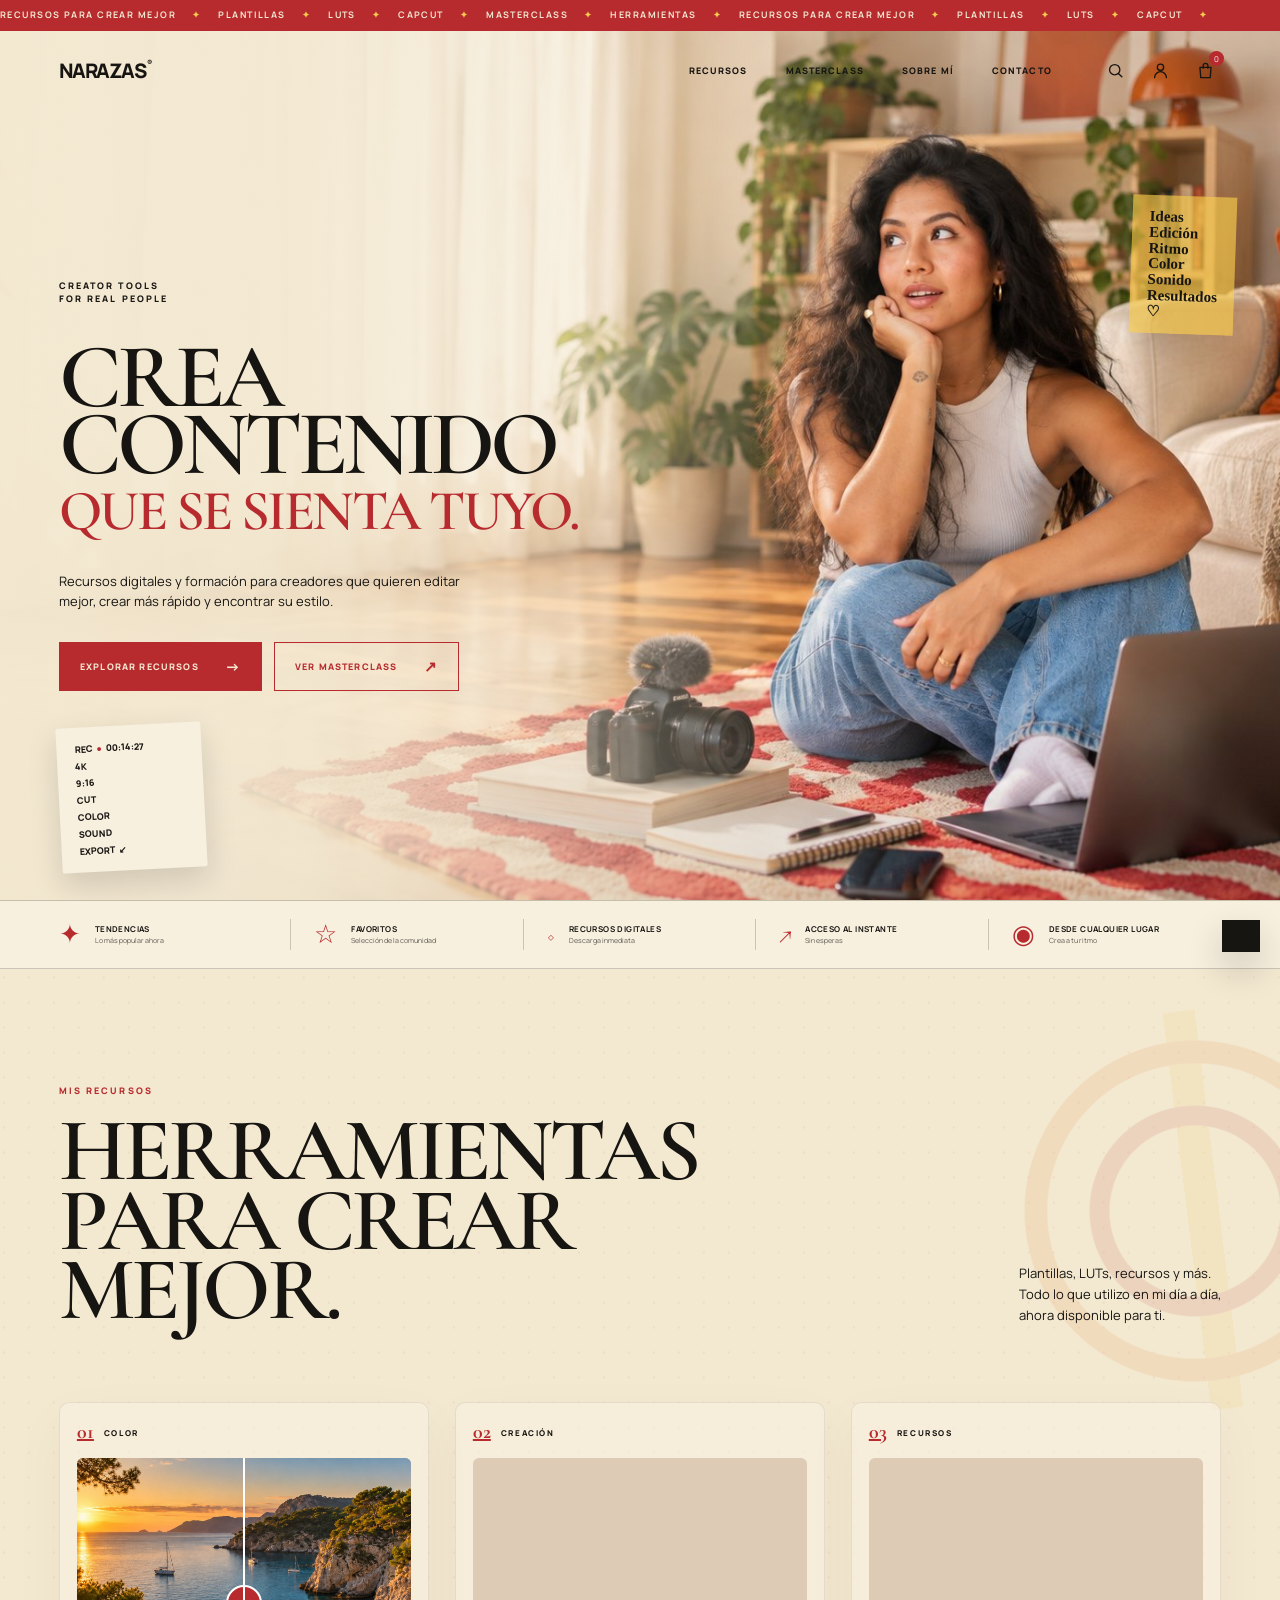
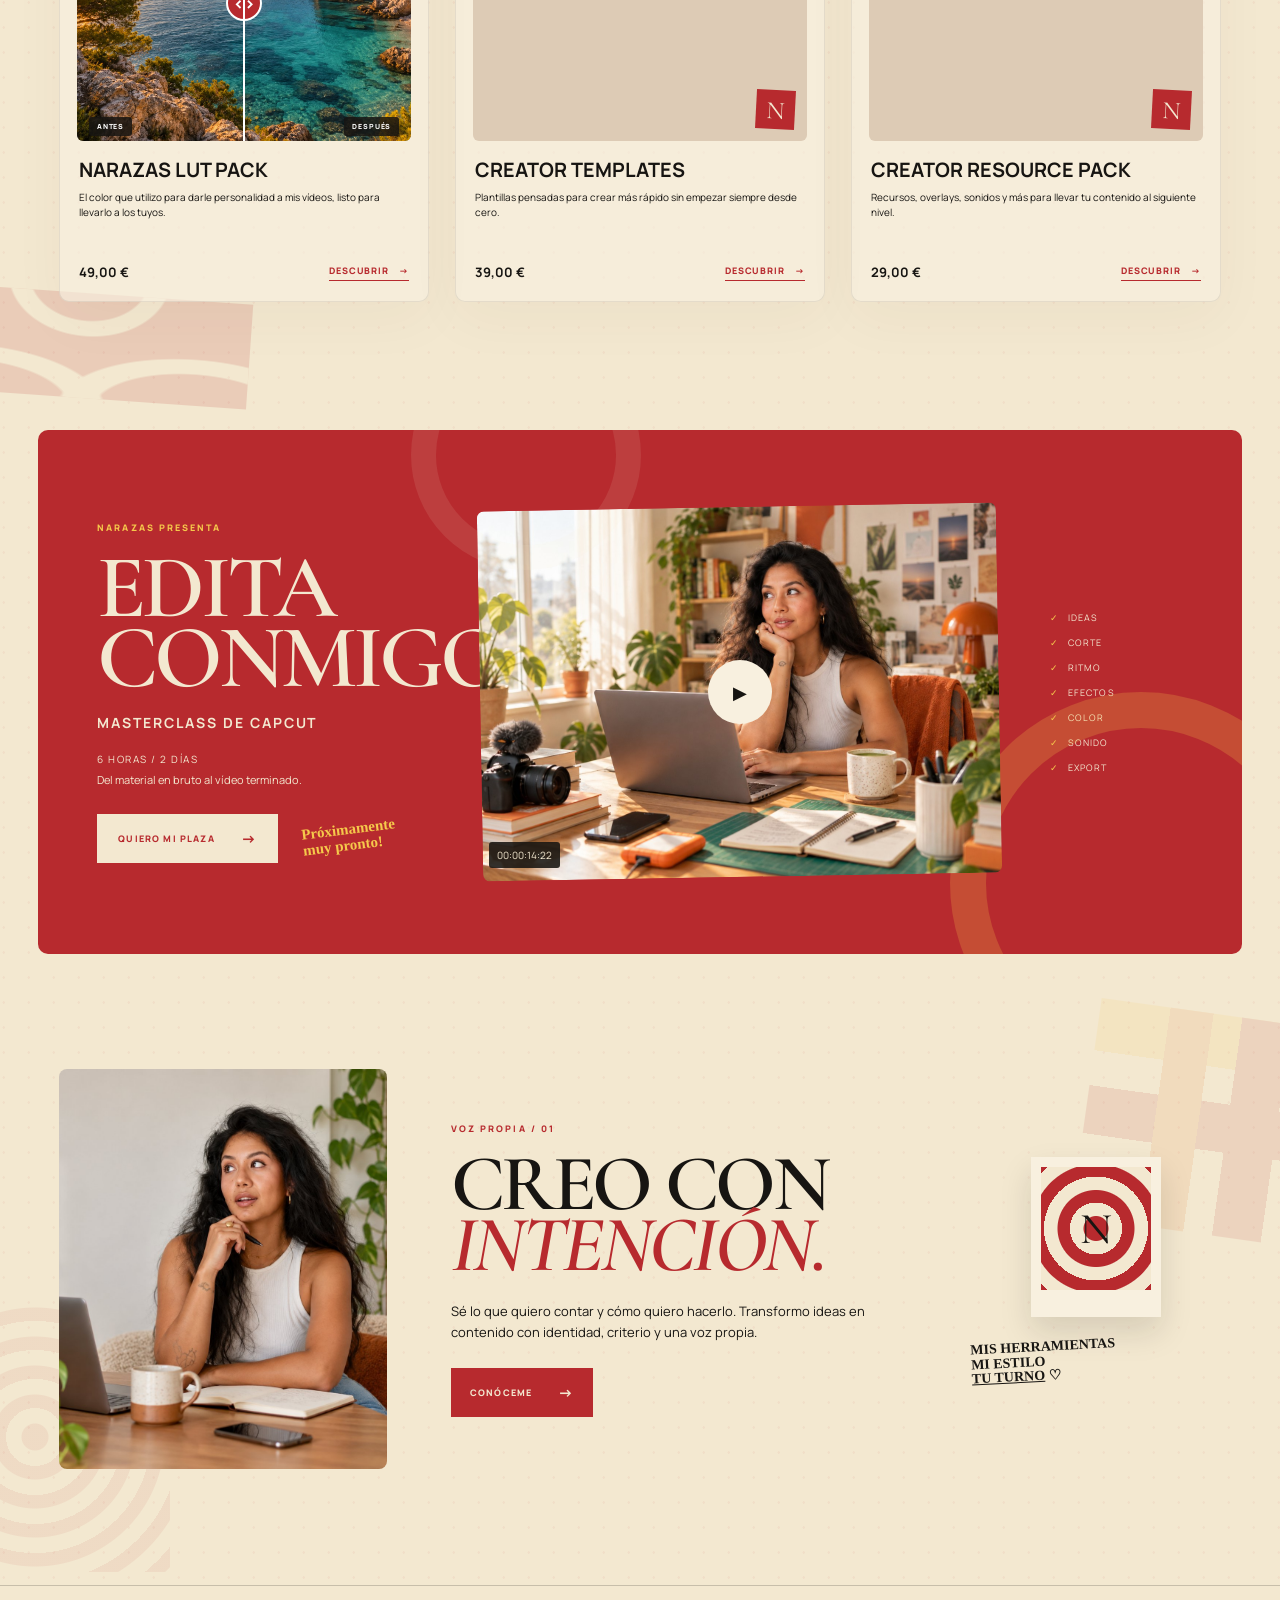
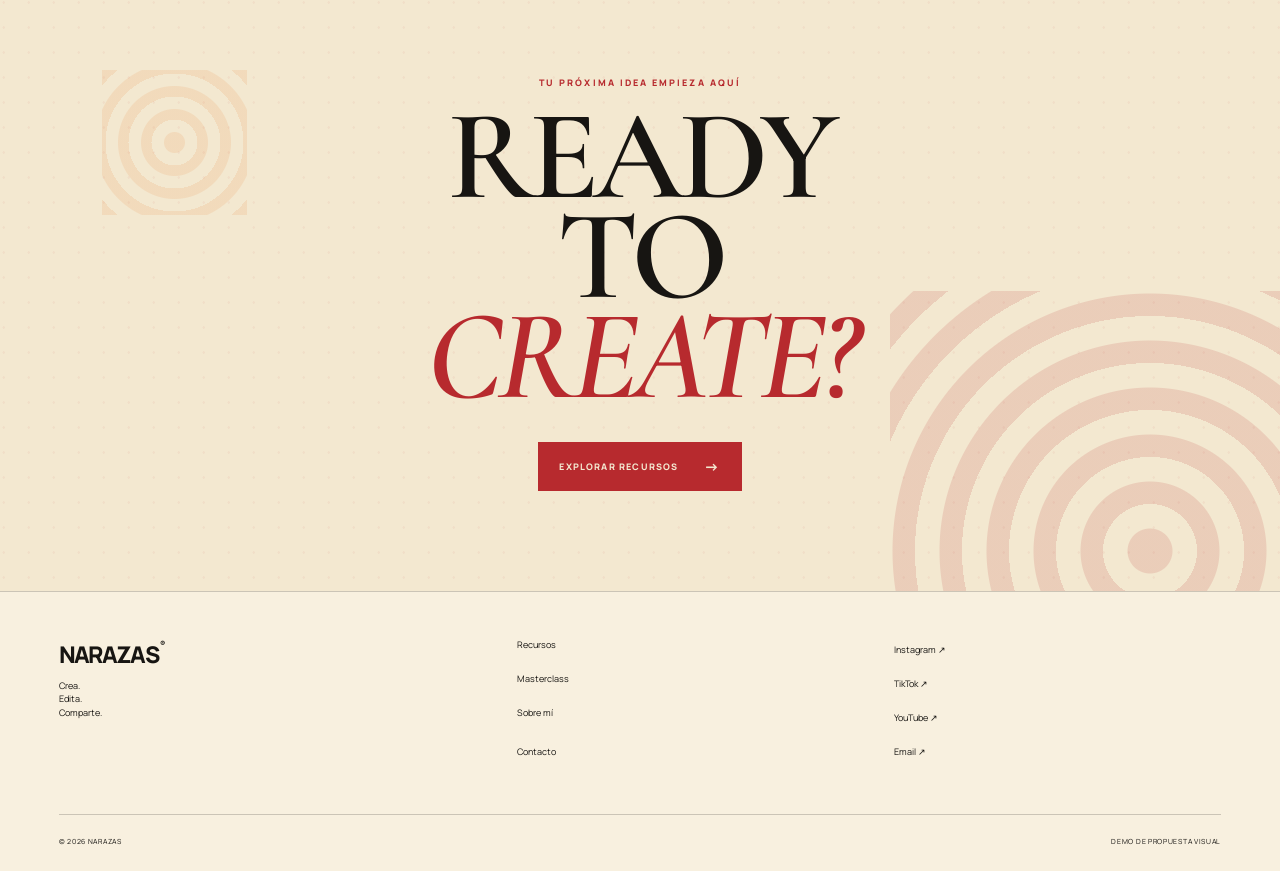
<file: index.html>
<!doctype html>
<html lang="es">
  <head>
    <meta charset="UTF-8" />
    <meta name="viewport" content="width=device-width, initial-scale=1.0" />
    <meta name="theme-color" content="#f3e8d0" />
    <meta name="description" content="NARAZAS — recursos digitales y formación para creadores." />
    <title>NARAZAS® — Crea contenido que se sienta tuyo</title>
    <script>
      const siteBase = window.location.hostname.endsWith('github.io') ? '/narazas.demo/' : '/';
      document.head.appendChild(Object.assign(document.createElement('base'), { href: siteBase }));
    </script>
    <link rel="preconnect" href="https://fonts.googleapis.com" />
    <link rel="preconnect" href="https://fonts.gstatic.com" crossorigin />
    <link href="https://fonts.googleapis.com/css2?family=Cormorant+Garamond:wght@400;500;600;700&family=Manrope:wght@400;500;600;700;800&display=swap" rel="stylesheet" />
    <link rel="stylesheet" href="styles.css?v=20260915-mobile-hero-2" />
    <link rel="stylesheet" href="mobile-fixes.css?v=20260915-mobile-hero-2" />
    <link rel="stylesheet" href="home-atmosphere.css?v=20260915-mobile-hero-2" />
  </head>
  <body>
    <div class="site-intro" aria-hidden="true"><strong>NARAZAS<sup>®</sup></strong><div><span>CREA</span><span>EDITA</span><span>COMPARTE</span></div></div>
    <div class="top-ticker" aria-hidden="true"><div>RECURSOS PARA CREAR MEJOR <b>✦</b> PLANTILLAS <b>✦</b> LUTS <b>✦</b> CAPCUT <b>✦</b> MASTERCLASS <b>✦</b> HERRAMIENTAS <b>✦</b> RECURSOS PARA CREAR MEJOR <b>✦</b> PLANTILLAS <b>✦</b> LUTS <b>✦</b> CAPCUT <b>✦</b></div></div>
    <div class="site-shell">
      <header class="site-header" data-header>
        <a class="wordmark" href="./" aria-label="NARAZAS, inicio">NARAZAS<sup>®</sup></a>
        <button class="menu-toggle" aria-expanded="false" aria-controls="main-nav">Menú <span>+</span></button>
        <nav id="main-nav" class="main-nav" aria-label="Navegación principal">
          <a href="#recursos">Recursos</a>
          <a href="#masterclass">Masterclass</a>
          <a href="#sobre-mi">Sobre mí</a>
          <a href="#contacto">Contacto</a>
          <div class="header-actions">
            <button type="button" data-demo="search" aria-label="Buscar"><svg aria-hidden="true" viewBox="0 0 24 24"><circle cx="11" cy="11" r="6.5"/><path d="m16 16 4 4"/></svg></button>
            <button type="button" data-demo="account" aria-label="Área de usuario"><svg aria-hidden="true" viewBox="0 0 24 24"><circle cx="12" cy="8" r="4"/><path d="M4.5 21a7.5 7.5 0 0 1 15 0"/></svg></button>
            <button class="demo-cart" type="button" data-demo="cart" aria-label="Bolsa, 0 artículos"><svg aria-hidden="true" viewBox="0 0 24 24"><path d="M5 8h14l-1 13H6L5 8Z"/><path d="M9 9V6a3 3 0 0 1 6 0v3"/></svg><span>0</span></button>
          </div>
        </nav>
      </header>

      <main id="app"></main>

      <div class="toast" role="status" aria-live="polite" data-toast></div>
    </div>
    <script src="app.js?v=20260915-mobile-hero-2" defer></script>
  </body>
</html>
</file>
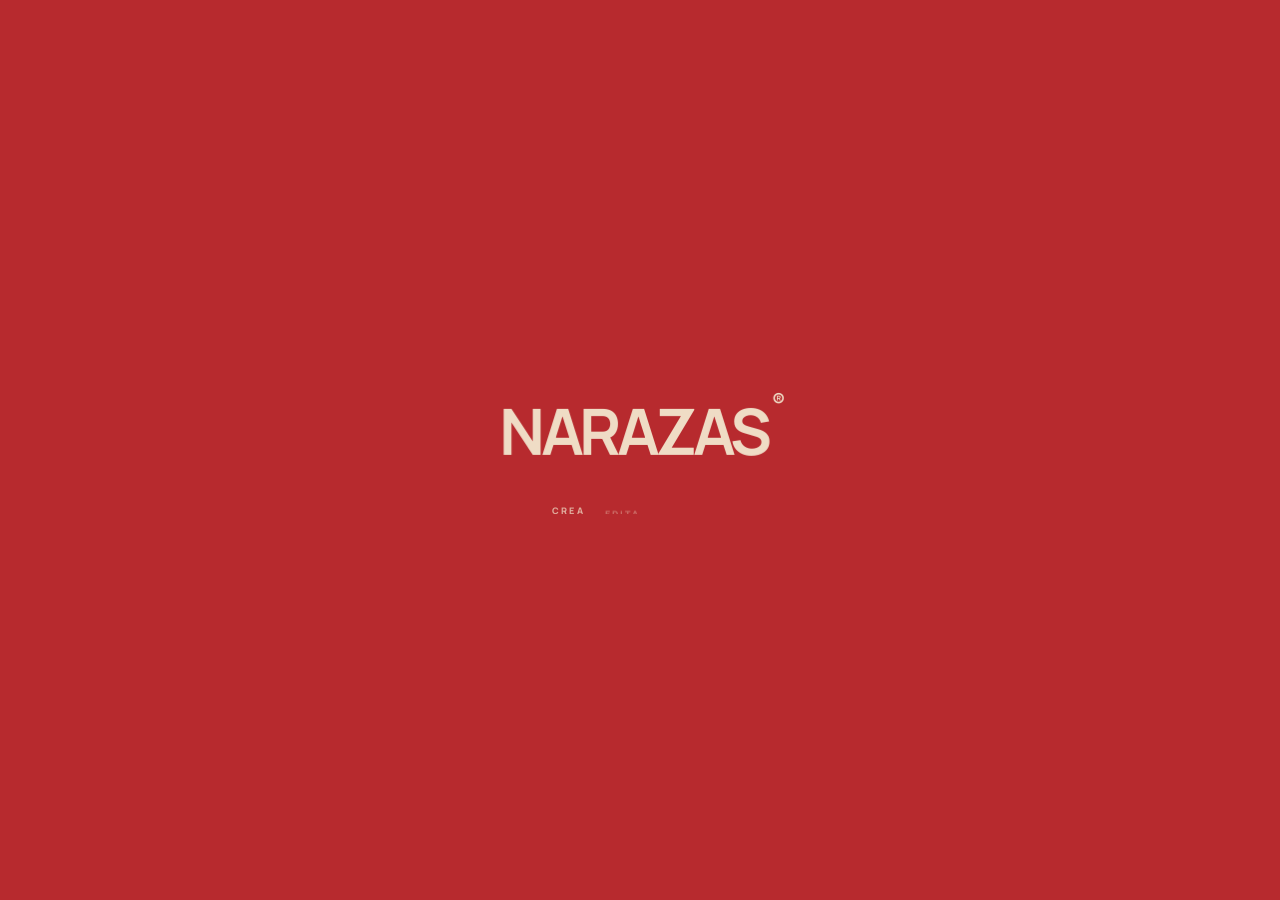
<file: productos/lut-pack/index.html>
<!doctype html>
<html lang="es">
  <head>
    <meta charset="UTF-8" />
    <meta name="viewport" content="width=device-width, initial-scale=1.0" />
    <meta http-equiv="refresh" content="0; url=../../?producto=lut-pack" />
    <title>NARAZAS® LUT Pack</title>
  </head>
  <body>
    <p>Abriendo NARAZAS LUT Pack… <a href="../../?producto=lut-pack">Continuar</a></p>
  </body>
</html>
</file>
<file: styles.css>
:root {
  --cream: #f3e8d0;
  --paper: #f8f0df;
  --ink: #171512;
  --red: #b72a2e;
  --red-dark: #922024;
  --orange: #e87524;
  --yellow: #f5c94b;
  --line: rgba(23, 21, 18, .2);
  --serif: "Cormorant Garamond", Georgia, serif;
  --sans: "Manrope", Arial, sans-serif;
  --page-pad: clamp(22px, 4.6vw, 76px);
}

* { box-sizing: border-box; }
html { scroll-behavior: smooth; overflow-x: clip; }
body {
  margin: 0;
  background: var(--cream);
  color: var(--ink);
  font-family: var(--sans);
  overflow-x: clip;
}
body.menu-open { overflow: hidden; }
img { display: block; width: 100%; height: 100%; }
figure, p { margin: 0; }
button, a { color: inherit; font: inherit; }
button { cursor: pointer; }
a { text-decoration: none; }
h1, h2, h3, summary { overflow-wrap: normal; word-break: normal; hyphens: none; }
a:focus-visible, button:focus-visible, input:focus-visible, summary:focus-visible {
  outline: 2px solid currentColor;
  outline-offset: 4px;
}
.section-pad { padding-inline: var(--page-pad); }
.site-shell { min-width: 0; }

.site-intro {
  position: fixed;
  z-index: 100;
  inset: 0;
  display: grid;
  place-items: center;
  align-content: center;
  gap: 28px;
  background: var(--red);
  color: var(--cream);
  transition: opacity .45s ease, visibility .45s ease;
}
.site-intro strong {
  font-size: clamp(32px, 5vw, 74px);
  letter-spacing: -.07em;
  animation: introMark .7s cubic-bezier(.22, 1, .36, 1) both;
}
.site-intro sup { margin-left: 4px; font-size: .32em; vertical-align: top; }
.site-intro div { display: flex; gap: 20px; overflow: hidden; }
.site-intro span {
  font-size: 9px;
  font-weight: 800;
  letter-spacing: .24em;
  animation: introWords .65s .18s cubic-bezier(.22, 1, .36, 1) both;
}
.site-intro span:nth-child(2) { animation-delay: .26s; }
.site-intro span:nth-child(3) { animation-delay: .34s; }
.intro-complete .site-intro { opacity: 0; visibility: hidden; pointer-events: none; }

.top-ticker {
  height: 31px;
  overflow: hidden;
  background: var(--red);
  color: var(--cream);
}
.top-ticker div {
  width: max-content;
  padding-top: 8px;
  font-size: 9px;
  font-weight: 700;
  letter-spacing: .16em;
  white-space: nowrap;
  animation: ticker 30s linear infinite;
}
.top-ticker b { padding-inline: 13px; color: var(--yellow); }

.site-header {
  position: relative;
  z-index: 20;
  height: 78px;
  display: flex;
  align-items: center;
  justify-content: space-between;
  padding-inline: var(--page-pad);
  border-bottom: 1px solid var(--line);
  background: rgba(243, 232, 208, .94);
  backdrop-filter: blur(10px);
}
.home-page .site-header {
  position: absolute;
  top: 31px;
  right: 0;
  left: 0;
  border-bottom: 0;
  background: transparent;
  backdrop-filter: none;
}
.wordmark {
  flex: 0 0 auto;
  font-size: 20px;
  font-weight: 800;
  letter-spacing: -.075em;
}
.wordmark sup { margin-left: 2px; font-size: 8px; letter-spacing: 0; vertical-align: top; }
.main-nav { display: flex; align-items: center; gap: clamp(24px, 3vw, 48px); }
.main-nav > a {
  position: relative;
  font-size: 9px;
  font-weight: 800;
  letter-spacing: .12em;
  text-transform: uppercase;
}
.main-nav > a::after {
  content: "";
  position: absolute;
  right: 0;
  bottom: -7px;
  left: 0;
  height: 1px;
  background: var(--red);
  transform: scaleX(0);
  transform-origin: right;
  transition: transform .25s ease;
}
.main-nav > a:hover::after { transform: scaleX(1); transform-origin: left; }
.header-actions { display: flex; align-items: center; gap: 14px; margin-left: 10px; }
.header-actions button {
  position: relative;
  display: grid;
  width: 31px;
  height: 38px;
  place-items: center;
  padding: 0;
  border: 0;
  background: transparent;
}
.header-actions svg {
  width: 19px;
  fill: none;
  stroke: currentColor;
  stroke-width: 1.7;
  stroke-linecap: round;
  stroke-linejoin: round;
}
.demo-cart span {
  position: absolute;
  top: 0;
  right: -3px;
  display: grid;
  width: 15px;
  height: 15px;
  place-items: center;
  border-radius: 50%;
  background: var(--red);
  color: white;
  font-size: 8px;
}
.menu-toggle {
  display: none;
  min-height: 44px;
  padding: 0;
  border: 0;
  background: transparent;
  font-size: 10px;
  font-weight: 800;
  letter-spacing: .14em;
  text-transform: uppercase;
}
.menu-toggle span { margin-left: 8px; font-size: 17px; }

.hero {
  position: relative;
  display: block;
  min-height: calc(100svh - 31px);
  border-bottom: 1px solid var(--line);
  overflow: hidden;
}
.hero-copy {
  position: relative;
  z-index: 2;
  display: flex;
  width: min(58%, 820px);
  min-height: calc(100svh - 31px);
  flex-direction: column;
  justify-content: center;
  padding-top: clamp(130px, 12vw, 180px);
  padding-right: 28px;
  padding-bottom: clamp(95px, 9vw, 130px);
}
.kicker, .section-label {
  font-size: 9px;
  font-weight: 800;
  line-height: 1.5;
  letter-spacing: .23em;
  text-transform: uppercase;
}
.kicker { margin-bottom: clamp(24px, 3vw, 44px); }
.hero h1 {
  max-width: 760px;
  margin: 0;
  font-family: var(--serif);
  font-size: clamp(66px, 7.15vw, 116px);
  font-weight: 600;
  line-height: .73;
  letter-spacing: -.055em;
  text-transform: uppercase;
}
.hero h1 em {
  display: block;
  margin-top: .16em;
  color: var(--red);
  font-size: .62em;
  font-style: normal;
  line-height: .88;
  letter-spacing: -.045em;
}
.hero-lede {
  max-width: 440px;
  margin-top: 34px;
  font-size: 13px;
  line-height: 1.58;
}
.hero-actions { display: flex; flex-wrap: wrap; gap: 12px; margin-top: 30px; }
.button {
  display: inline-flex;
  min-height: 48px;
  align-items: center;
  justify-content: center;
  gap: 26px;
  padding: 13px 20px;
  border: 1px solid transparent;
  font-size: 9px;
  font-weight: 800;
  letter-spacing: .13em;
  text-transform: uppercase;
  transition: transform .25s ease, background-color .25s ease, color .25s ease;
}
.button span { font-size: 15px; transition: transform .25s ease; }
.button:hover { transform: translateY(-2px); }
.button:hover span { transform: translateX(4px); }
.button--red { background: var(--red); color: var(--cream); }
.button--red:hover { background: var(--red-dark); }
.button--line { border-color: var(--red); color: var(--red); }
.button--line:hover { background: var(--red); color: var(--cream); }
.button--cream { background: var(--cream); color: var(--red); }
.button--compact { min-height: 44px; padding-inline: 18px; }
.hero-art { position: absolute; z-index: 0; inset: 0; min-width: 0; overflow: hidden; background: #ceb99d; }
.hero-image { width: 100%; height: 100%; min-height: 100%; }
.hero-image img { object-fit: cover; object-position: center; }
.hero-art::after {
  content: "";
  position: absolute;
  inset: 0;
  background:
    linear-gradient(90deg, rgba(243, 232, 208, .98) 0%, rgba(243, 232, 208, .9) 24%, rgba(243, 232, 208, .52) 43%, rgba(243, 232, 208, .08) 63%, transparent 76%),
    linear-gradient(180deg, rgba(243, 232, 208, .12), transparent 24%, transparent 78%, rgba(23, 21, 18, .12));
  pointer-events: none;
}
.hero-script, .hero-signoff, .coming-soon, .about-note p {
  font-family: "Segoe Print", "Bradley Hand", cursive;
  font-weight: 700;
  line-height: 1.05;
  transform: rotate(-7deg);
}
.hero-script {
  position: absolute;
  z-index: 3;
  top: 19%;
  right: 3.5%;
  padding: 14px 17px;
  background: rgba(245, 201, 75, .66);
  box-shadow: 0 12px 30px rgba(23, 21, 18, .1);
  font-size: 15px;
  transform: rotate(2deg);
}
.editor-note {
  position: absolute;
  z-index: 3;
  right: auto;
  bottom: 3.5%;
  left: var(--page-pad);
  display: grid;
  min-width: 145px;
  gap: 4px;
  padding: 15px 18px;
  border-radius: 2px;
  background: var(--paper);
  box-shadow: 0 12px 30px rgba(23, 21, 18, .15);
  font-size: 9px;
  font-weight: 800;
  transform: rotate(-3deg);
}
.editor-note b { color: var(--red); }
.film-strip {
  position: absolute;
  z-index: 2;
  top: 10%;
  right: -16px;
  width: 105px;
  padding: 13px 10px;
  background: #25211e;
  transform: rotate(5deg);
  display: none;
  box-shadow: 0 15px 35px rgba(23, 21, 18, .3);
}
.film-strip::before, .film-strip::after {
  content: "";
  position: absolute;
  top: 0;
  bottom: 0;
  width: 6px;
  background: repeating-linear-gradient(to bottom, transparent 0 7px, var(--cream) 7px 12px);
  opacity: .8;
}
.film-strip::before { left: 2px; }
.film-strip::after { right: 2px; }
.film-strip span { display: block; height: 76px; margin-bottom: 7px; background: linear-gradient(145deg, #d7c4ac, #54463e); }
.film-strip span:last-child { margin-bottom: 0; }
.hero-signoff { display: none; }

.benefits {
  display: grid;
  grid-template-columns: repeat(5, 1fr);
  padding: 18px var(--page-pad);
  border-bottom: 1px solid var(--line);
  background: var(--paper);
}
.benefits > div {
  display: flex;
  min-width: 0;
  align-items: center;
  gap: 14px;
  padding-inline: clamp(10px, 1.8vw, 28px);
  border-right: 1px solid var(--line);
}
.benefits > div:first-child { padding-left: 0; }
.benefits > div:last-child { padding-right: 0; border-right: 0; }
.benefits > div > span { color: var(--red); font-family: var(--serif); font-size: 26px; }
.benefits p { min-width: 0; }
.benefits strong, .benefits small { display: block; }
.benefits strong { font-size: 8px; letter-spacing: .05em; }
.benefits small { margin-top: 3px; font-size: 7px; line-height: 1.25; opacity: .68; }

.resources { padding-top: clamp(85px, 9vw, 140px); padding-bottom: clamp(90px, 10vw, 155px); }
.resources-heading {
  display: grid;
  grid-template-columns: 1.2fr .8fr;
  align-items: end;
  gap: 50px;
  margin-bottom: clamp(55px, 6vw, 90px);
}
.section-label { margin-bottom: 18px; color: var(--red); }
.section-label--light { color: var(--yellow); }
.resources-heading h2, .masterclass h2, .about h2, .final-cta h2,
.product-detail-copy h1, .detail-includes h2, .compare-heading h2 {
  margin: 0;
  font-family: var(--serif);
  font-weight: 600;
  line-height: .78;
  letter-spacing: -.045em;
  text-transform: uppercase;
}
.resources-heading h2 { max-width: 820px; font-size: clamp(62px, 7vw, 110px); }
.resources-heading > p { max-width: 380px; justify-self: end; font-size: 13px; line-height: 1.6; }
.product-grid {
  display: grid;
  grid-template-columns: repeat(3, minmax(0, 1fr));
  gap: clamp(18px, 2vw, 32px);
  perspective: 1200px;
}
.product-card {
  --rx: 0deg;
  --ry: 0deg;
  min-width: 0;
  padding: 17px;
  border: 1px solid rgba(23, 21, 18, .08);
  border-radius: 10px;
  background: rgba(248, 240, 223, .63);
  box-shadow: 0 18px 55px rgba(80, 47, 28, .04);
  transform: rotateX(var(--rx)) rotateY(var(--ry));
  transform-style: preserve-3d;
  transition: transform .16s ease-out, box-shadow .3s ease, background-color .3s ease;
}
.product-card:hover { background: var(--paper); box-shadow: 0 24px 55px rgba(80, 47, 28, .11); }
.product-topline {
  display: flex;
  align-items: center;
  gap: 10px;
  padding-bottom: 14px;
  font-size: 8px;
  font-weight: 800;
  letter-spacing: .2em;
}
.product-topline span:first-child { color: var(--red); font-family: var(--serif); font-size: 20px; letter-spacing: 0; text-decoration: underline; }
.product-media { position: relative; aspect-ratio: 1.18; overflow: hidden; border-radius: 6px; background: #ddcbb5; }
.product-media > .image-frame, .product-photo { width: 100%; height: 100%; }
.product-photo img { object-fit: cover; transition: transform .7s cubic-bezier(.22, 1, .36, 1); }
.product-card:hover .product-photo img { transform: scale(1.025); }
.product-mark {
  position: absolute;
  right: 12px;
  bottom: 12px;
  display: grid;
  width: 39px;
  height: 39px;
  place-items: center;
  background: var(--red);
  color: var(--cream);
  font-family: var(--serif);
  font-size: 25px;
  transform: rotate(3deg);
}
.product-card--lut-pack .product-mark { display: none; }
.product-body { padding: 19px 2px 3px; }
.product-body h3 { margin: 0; font-size: clamp(18px, 1.55vw, 25px); line-height: 1; }
.product-body > p { min-height: 58px; margin-top: 10px; font-size: 10px; line-height: 1.5; }
.product-bottom { display: flex; align-items: end; justify-content: space-between; gap: 16px; margin-top: 15px; }
.product-bottom strong { font-size: 13px; }
.product-bottom a {
  padding-bottom: 3px;
  border-bottom: 1px solid currentColor;
  color: var(--red);
  font-size: 9px;
  font-weight: 800;
  letter-spacing: .09em;
}
.product-bottom a span { display: inline-block; margin-left: 8px; transition: transform .2s ease; }
.product-bottom a:hover span { transform: translateX(4px); }

.compare { position: relative; width: 100%; height: 100%; min-height: 290px; overflow: hidden; background: #a6adac; touch-action: pan-y; }
.compare-after, .compare-before { position: absolute; inset: 0; }
.compare-before { z-index: 2; clip-path: inset(0 50% 0 0); }
.compare .image-frame { width: 100%; height: 100%; }
.compare img { object-fit: cover; }
.compare-label {
  position: absolute;
  z-index: 4;
  bottom: 12px;
  padding: 5px 8px;
  border-radius: 3px;
  background: rgba(23, 21, 18, .84);
  color: white;
  font-size: 7px;
  font-weight: 800;
  letter-spacing: .12em;
}
.compare-label--before { left: 12px; }
.compare-label--after { right: 12px; }
.compare-handle {
  position: absolute;
  z-index: 4;
  top: 0;
  bottom: 0;
  left: 50%;
  display: flex;
  width: 34px;
  align-items: center;
  justify-content: center;
  color: white;
  transform: translateX(-50%);
  pointer-events: none;
}
.compare-handle i { position: absolute; top: 0; bottom: 0; left: 50%; width: 2px; background: white; transform: translateX(-50%); }
.compare-handle::before { content: ""; position: absolute; width: 32px; height: 32px; border: 2px solid white; border-radius: 50%; background: var(--red); }
.compare-handle b { position: relative; z-index: 2; font-size: 18px; line-height: 1; }
.compare input { position: absolute; z-index: 5; inset: 0; width: 100%; height: 100%; margin: 0; cursor: ew-resize; opacity: 0; }

.masterclass {
  position: relative;
  display: grid;
  grid-template-columns: minmax(260px, .8fr) minmax(360px, 1.25fr) minmax(110px, .32fr);
  gap: clamp(28px, 4vw, 70px);
  align-items: center;
  margin: 0 clamp(16px, 3vw, 48px);
  padding-top: clamp(55px, 6vw, 90px);
  padding-bottom: clamp(55px, 6vw, 90px);
  border-radius: 10px;
  background: var(--red);
  color: var(--cream);
  overflow: hidden;
}
.masterclass h2 { font-size: clamp(72px, 7vw, 112px); }
.masterclass-name { margin-top: 21px; font-size: 14px; font-weight: 700; letter-spacing: .14em; }
.masterclass-duration { margin-top: 20px; font-size: 10px; letter-spacing: .15em; }
.masterclass-copy > p:last-of-type { margin-top: 6px; font-size: 11px; }
.masterclass-copy .button { margin-top: 27px; }
.coming-soon { display: inline-block; margin-left: 24px; color: var(--yellow); font-size: 15px; vertical-align: middle; }
.masterclass-media { position: relative; min-width: 0; }
.masterclass-image { aspect-ratio: 1.4; overflow: hidden; border-radius: 7px; transform: rotate(-1deg); }
.masterclass-image img { object-fit: cover; }
.play-badge {
  position: absolute;
  top: 50%;
  left: 50%;
  display: grid;
  width: 64px;
  height: 64px;
  place-items: center;
  border-radius: 50%;
  background: var(--paper);
  color: var(--ink);
  font-size: 18px;
  transform: translate(-50%, -50%);
}
.timecode { position: absolute; bottom: 9px; left: 9px; padding: 6px 8px; border-radius: 3px; background: rgba(23, 21, 18, .88); font-size: 10px; }
.masterclass-tags { display: grid; gap: 12px; margin: 0; padding: 0; list-style: none; font-size: 9px; letter-spacing: .12em; }
.masterclass-tags li::before { content: "✓"; margin-right: 9px; color: var(--yellow); }

.about {
  display: grid;
  grid-template-columns: minmax(250px, .72fr) minmax(340px, 1fr) minmax(190px, .55fr);
  gap: clamp(35px, 5vw, 82px);
  align-items: center;
  padding-top: clamp(80px, 9vw, 140px);
  padding-bottom: clamp(80px, 9vw, 140px);
}
.about-image { aspect-ratio: .82; overflow: hidden; border-radius: 8px; }
.about-image img { object-fit: cover; object-position: center; }
.about h2 { font-size: clamp(62px, 6.2vw, 94px); }
.about h2 em { color: var(--red); font-style: italic; }
.about-copy > p:not(.section-label) { max-width: 420px; margin-top: 24px; font-size: 13px; line-height: 1.6; }
.about-copy .button { margin-top: 25px; }
.about-note { text-align: center; transform: rotate(4deg); }
.polaroid {
  display: grid;
  width: 130px;
  height: 160px;
  margin: 0 auto 20px;
  place-items: center;
  border: 10px solid var(--paper);
  border-bottom-width: 27px;
  background: repeating-radial-gradient(circle at center, var(--red) 0 12px, var(--cream) 13px 26px);
  box-shadow: 0 15px 30px rgba(23, 21, 18, .13);
  color: var(--ink);
  font-family: var(--serif);
  font-size: 44px;
}
.about-note p { color: var(--ink); font-size: 14px; text-align: left; transform: rotate(-3deg); }

.final-cta {
  display: grid;
  min-height: 510px;
  place-content: center;
  justify-items: center;
  padding-top: 90px;
  padding-bottom: 100px;
  border-top: 1px solid var(--line);
  text-align: center;
  overflow: hidden;
}
.final-cta h2 { font-size: clamp(82px, 10vw, 150px); }
.final-cta h2 em { color: var(--red); font-style: italic; }
.final-cta .button { margin-top: 35px; }

.footer {
  display: grid;
  grid-template-columns: 1fr .8fr .8fr;
  gap: 50px;
  padding-top: 46px;
  padding-bottom: 25px;
  border-top: 1px solid var(--line);
  background: var(--paper);
}
.wordmark--large { font-size: 23px; }
.footer-brand p { margin-top: 9px; font-size: 9px; line-height: 1.5; }
.footer nav, .footer-social { display: grid; align-content: start; gap: 10px; }
.footer nav a, .footer button {
  width: fit-content;
  min-height: 24px;
  padding: 0;
  border: 0;
  background: transparent;
  font-size: 9px;
}
.footer nav a:hover, .footer button:hover { color: var(--red); }
.footer-legal {
  grid-column: 1 / -1;
  display: flex;
  justify-content: space-between;
  padding-top: 22px;
  border-top: 1px solid var(--line);
  font-size: 7px;
  letter-spacing: .1em;
}

.toast {
  position: fixed;
  z-index: 80;
  right: 20px;
  bottom: 20px;
  max-width: 360px;
  padding: 16px 19px;
  background: var(--ink);
  color: var(--cream);
  box-shadow: 0 16px 35px rgba(23, 21, 18, .2);
  font-size: 11px;
  line-height: 1.5;
  transform: translateY(calc(100% + 40px));
  transition: transform .35s cubic-bezier(.22, 1, .36, 1);
}
.toast.is-visible { transform: translateY(0); }
.reveal { opacity: 0; transform: translateY(22px); transition: opacity .75s ease, transform .75s cubic-bezier(.22, 1, .36, 1); }
.reveal.is-visible { opacity: 1; transform: translateY(0); }
.reveal-delay { transition-delay: .1s; }

.product-hero { padding-top: clamp(50px, 6vw, 86px); padding-bottom: clamp(90px, 10vw, 150px); }
.back-link {
  display: inline-block;
  margin-bottom: clamp(50px, 7vw, 90px);
  padding-bottom: 4px;
  border-bottom: 1px solid currentColor;
  font-size: 9px;
  font-weight: 800;
  letter-spacing: .12em;
}
.product-detail-grid { display: grid; grid-template-columns: 1.1fr .9fr; gap: clamp(55px, 8vw, 130px); align-items: center; }
.product-detail-art { position: relative; min-width: 0; aspect-ratio: 1.3; }
.product-detail-art .compare { min-height: 100%; border-radius: 8px; }
.detail-stamp {
  position: absolute;
  z-index: 6;
  right: -20px;
  bottom: -24px;
  padding: 14px 17px;
  background: var(--yellow);
  font-size: 9px;
  font-weight: 800;
  line-height: 1.45;
  letter-spacing: .12em;
  transform: rotate(5deg);
}
.product-detail-copy h1 { max-width: 700px; font-size: clamp(70px, 8vw, 130px); }
.detail-price { margin-top: 25px; padding-top: 17px; border-top: 1px solid var(--line); font-size: 18px; font-weight: 800; }
.detail-price small { margin-left: 10px; font-size: 8px; font-weight: 700; letter-spacing: .13em; opacity: .58; }
.detail-description { max-width: 440px; margin-top: 30px; font-size: 14px; line-height: 1.65; }
.product-detail-copy .button { margin-top: 27px; }
.fine-print { max-width: 340px; margin-top: 16px; font-size: 9px; line-height: 1.5; opacity: .6; }
.detail-includes {
  display: grid;
  grid-template-columns: .9fr 1.1fr;
  gap: clamp(60px, 9vw, 140px);
  padding-top: clamp(80px, 9vw, 135px);
  padding-bottom: clamp(80px, 9vw, 135px);
  background: var(--ink);
  color: var(--cream);
}
.detail-includes h2, .compare-heading h2 { font-size: clamp(64px, 7vw, 110px); }
.detail-includes h2 em, .compare-heading h2 em { color: var(--orange); font-style: italic; }
.detail-includes ul { margin: 0; padding: 0; border-top: 1px solid rgba(243,232,208,.28); list-style: none; }
.detail-includes li { padding: 20px 0; border-bottom: 1px solid rgba(243,232,208,.28); font-family: var(--serif); font-size: 23px; line-height: 1.15; }
.detail-includes li span { margin-right: 13px; color: var(--yellow); font-family: var(--sans); font-size: 11px; }
.detail-compare {
  display: grid;
  grid-template-columns: .65fr 1.35fr;
  gap: clamp(55px, 8vw, 120px);
  align-items: center;
  padding-top: clamp(90px, 11vw, 160px);
  padding-bottom: clamp(90px, 11vw, 160px);
}
.compare-heading > p:last-child { max-width: 320px; margin-top: 25px; font-size: 12px; line-height: 1.6; }
.detail-compare > .compare { aspect-ratio: 1.34; min-height: 380px; border-radius: 8px; }
.faq { max-width: 1060px; padding-top: 20px; padding-bottom: clamp(90px, 11vw, 160px); }
.faq details { padding: 22px 0; border-top: 1px solid var(--line); }
.faq details:last-child { border-bottom: 1px solid var(--line); }
.faq summary { cursor: pointer; list-style: none; font-family: var(--serif); font-size: 29px; }
.faq summary::-webkit-details-marker { display: none; }
.faq summary::after { content: "+"; float: right; font-family: var(--sans); }
.faq details[open] summary::after { content: "—"; }
.faq details p { max-width: 620px; padding-top: 12px; font-size: 12px; line-height: 1.65; }
.final-cta--product { min-height: 560px; }
.final-cta--product h2 { font-size: clamp(70px, 9vw, 135px); }

@keyframes ticker { to { transform: translateX(-50%); } }
@keyframes introMark { from { opacity: 0; transform: translateY(16px) scale(.98); } }
@keyframes introWords { from { opacity: 0; transform: translateY(100%); } }

@media (prefers-reduced-motion: reduce) {
  html { scroll-behavior: auto; }
  .site-intro { display: none; }
  .top-ticker div, .site-intro strong, .site-intro span { animation: none; }
  .reveal { opacity: 1; transform: none; transition: none; }
  .product-card, .button, .button span, .product-photo img, .toast { transition: none; }
}
</file>
<file: mobile-fixes.css>
@media (max-width: 1100px) {
  .hero { min-height: calc(100svh - 31px); }
  .hero-copy { width: 62%; }
  .hero h1 { font-size: clamp(58px, 7.9vw, 85px); }
  .film-strip { width: 82px; }
  .film-strip span { height: 59px; }
  .benefits { grid-template-columns: repeat(3, 1fr); gap: 16px 0; }
  .benefits > div:nth-child(3) { border-right: 0; }
  .benefits > div:nth-child(4) { padding-left: 0; }
  .product-grid { grid-template-columns: repeat(2, minmax(0, 1fr)); }
  .product-card--resource-pack { grid-column: 1 / -1; width: calc(50% - 10px); justify-self: center; }
  .masterclass { grid-template-columns: .8fr 1.2fr; }
  .masterclass-tags { grid-column: 1 / -1; grid-template-columns: repeat(7, auto); justify-content: space-between; padding-top: 10px; border-top: 1px solid rgba(243, 232, 208, .25); }
  .about { grid-template-columns: .7fr 1fr; }
  .about-note { display: none; }
}

@media (max-width: 900px) {
  .site-header { height: 68px; }
  .menu-toggle { position: relative; z-index: 23; display: block; }
  .main-nav {
    position: fixed;
    z-index: 22;
    inset: 99px 0 auto;
    display: flex;
    max-height: 0;
    flex-direction: column;
    align-items: flex-start;
    gap: 0;
    padding: 0 var(--page-pad);
    overflow: hidden;
    background: var(--cream);
    opacity: 0;
    pointer-events: none;
    transition: max-height .45s cubic-bezier(.22, 1, .36, 1), opacity .25s ease, padding .45s ease;
  }
  .main-nav.is-open { max-height: calc(100svh - 99px); padding-top: 28px; padding-bottom: 34px; border-bottom: 1px solid var(--line); opacity: 1; pointer-events: auto; }
  .main-nav > a { width: 100%; padding: 14px 0; border-bottom: 1px solid var(--line); font-family: var(--serif); font-size: 27px; font-weight: 600; letter-spacing: -.02em; }
  .main-nav > a::after { display: none; }
  .header-actions { width: 100%; justify-content: flex-start; gap: 20px; margin: 22px 0 0; }
}

@media (max-width: 760px) {
  :root { --page-pad: 20px; }
  .top-ticker { height: 29px; }
  .top-ticker div { padding-top: 7px; font-size: 8px; }
  .site-header { height: 64px; }
  .home-page .site-header { position: absolute; top: 29px; right: 0; left: 0; border-bottom: 0; background: transparent; backdrop-filter: none; }
  .main-nav { inset: 93px 0 auto; }
  .wordmark { font-size: 18px; }

  .hero { display: block; min-height: max(900px, calc(100svh - 29px)); overflow: hidden; }
  .hero-copy { width: 100%; min-height: max(900px, calc(100svh - 29px)); justify-content: flex-start; padding-top: 350px; padding-right: var(--page-pad); padding-bottom: 46px; }
  .kicker { margin-bottom: 25px; }
  .hero h1 { font-size: clamp(51px, 15.1vw, 72px); line-height: .77; }
  .hero h1 em { max-width: 345px; font-size: .63em; line-height: .9; }
  .hero-lede { max-width: 350px; margin-top: 27px; font-size: 12px; }
  .hero-actions { display: grid; width: 100%; margin-top: 27px; }
  .hero-actions .button { width: 100%; }
  .hero-art { position: absolute; inset: 0; width: 100%; min-height: 100%; overflow: hidden; }
  .hero-art::after { background: linear-gradient(180deg, rgba(243, 232, 208, .06) 0%, rgba(243, 232, 208, .12) 30%, rgba(243, 232, 208, .58) 45%, rgba(243, 232, 208, .94) 61%, var(--cream) 82%), linear-gradient(90deg, rgba(243, 232, 208, .2), transparent 72%); }
  .hero-image { height: 100%; min-height: 100%; aspect-ratio: auto; overflow: hidden; }
  .hero-image img { object-position: 63% center; transform: none; }
  .hero-script,
  .editor-note { display: none; }
  .film-strip { top: 16px; right: -9px; width: 64px; }
  .film-strip span { height: 44px; margin-bottom: 5px; }
  .hero-signoff { display: none; }

  .benefits { grid-template-columns: 1fr 1fr; gap: 0; padding-top: 9px; padding-bottom: 9px; }
  .benefits > div { min-height: 70px; padding: 10px 8px; border-bottom: 1px solid var(--line); }
  .benefits > div:nth-child(2n) { border-right: 0; }
  .benefits > div:nth-child(2n + 1) { padding-left: 0; }
  .benefits > div:nth-last-child(-n + 2) { border-bottom: 0; }
  .benefits > div:last-child { grid-column: 1 / -1; justify-content: center; border-top: 1px solid var(--line); }
  .benefits strong { font-size: 7px; }
  .benefits small { font-size: 6.5px; }

  .resources { padding-top: 78px; padding-bottom: 92px; }
  .resources-heading { grid-template-columns: 1fr; gap: 26px; margin-bottom: 48px; }
  .resources-heading h2 { font-size: clamp(50px, 14.8vw, 70px); line-height: .82; }
  .resources-heading > p { justify-self: start; font-size: 12px; }
  .product-grid { grid-template-columns: 1fr; gap: 25px; }
  .product-card, .product-card--resource-pack { width: 100%; grid-column: auto; padding: 14px; transform: none !important; }
  .product-media { aspect-ratio: 1.16; }
  .product-body h3 { font-size: clamp(21px, 6vw, 28px); }
  .product-body > p { min-height: 0; font-size: 11px; }
  .product-bottom { margin-top: 19px; }
  .compare { min-height: 270px; }

  .masterclass {
    grid-template-columns: 1fr;
    gap: 42px;
    margin-inline: 10px;
    padding: 60px 22px 55px;
    border-radius: 8px;
  }
  .masterclass h2 { font-size: clamp(62px, 18vw, 84px); line-height: .76; }
  .masterclass-name { font-size: 12px; }
  .masterclass-copy .button { width: 100%; }
  .coming-soon { display: block; width: fit-content; margin: 20px auto 0; }
  .masterclass-image { aspect-ratio: 1.05; }
  .masterclass-image img { object-position: 54% center; }
  .play-badge { width: 56px; height: 56px; }
  .masterclass-tags { display: flex; grid-column: auto; flex-wrap: wrap; gap: 10px 16px; justify-content: flex-start; }
  .masterclass-tags li { font-size: 8px; }

  .about { grid-template-columns: 1fr; gap: 45px; padding-top: 86px; padding-bottom: 88px; }
  .about-photo { width: 82%; }
  .about-image { aspect-ratio: .86; }
  .about h2 { font-size: clamp(58px, 18vw, 82px); }
  .about-copy > p:not(.section-label) { font-size: 12px; }
  .about-copy .button { width: 100%; }

  .final-cta { min-height: 500px; padding-top: 80px; padding-bottom: 90px; }
  .final-cta h2 { font-size: clamp(70px, 22vw, 100px); line-height: .72; }
  .final-cta .button { width: 100%; max-width: 330px; }

  .footer { grid-template-columns: 1fr 1fr; gap: 40px 25px; padding-top: 42px; }
  .footer-brand { grid-column: 1 / -1; }
  .footer nav a, .footer button { min-height: 32px; font-size: 9px; }
  .footer-legal { gap: 20px; font-size: 6px; }
  .toast { right: 15px; bottom: 15px; left: 15px; max-width: none; }

  .product-hero { padding-top: 35px; }
  .back-link { margin-bottom: 42px; }
  .product-detail-grid { grid-template-columns: 1fr; gap: 60px; }
  .product-detail-art { aspect-ratio: 1.12; }
  .product-detail-copy h1 { font-size: clamp(60px, 18vw, 84px); line-height: .78; }
  .product-detail-copy .button { width: 100%; }
  .detail-stamp { right: -5px; bottom: -22px; }
  .detail-includes { grid-template-columns: 1fr; gap: 45px; }
  .detail-includes h2, .compare-heading h2 { font-size: clamp(56px, 17vw, 78px); }
  .detail-includes li { font-size: 20px; }
  .detail-compare { grid-template-columns: 1fr; gap: 45px; }
  .detail-compare > .compare { min-height: 0; aspect-ratio: 1.1; }
  .faq { padding-top: 0; }
  .faq summary { padding-right: 12px; font-size: 23px; }
  .final-cta--product h2 { font-size: clamp(60px, 17.5vw, 82px); line-height: .78; }

  .resources::before { right: -230px; }
  .resources::after { left: -190px; }
  .about::before { right: -175px; }
  .final-cta::before { left: -60px; }
  .final-cta::after { right: -300px; }
}

@media (max-width: 390px) {
  .hero h1 { font-size: clamp(49px, 14.5vw, 58px); }
  .hero h1 em { font-size: .61em; }
  .resources-heading h2 { font-size: clamp(47px, 14vw, 57px); }
  .product-bottom { align-items: center; }
  .masterclass h2 { font-size: clamp(58px, 17.5vw, 68px); }
  .about h2 { font-size: clamp(55px, 17vw, 66px); }
  .final-cta h2 { font-size: clamp(65px, 20vw, 78px); }
  .product-detail-copy h1 { font-size: clamp(56px, 17vw, 66px); }
  .detail-includes h2, .compare-heading h2 { font-size: clamp(53px, 16vw, 62px); }
  .final-cta--product h2 { font-size: clamp(55px, 16.5vw, 64px); }
}

@media (prefers-reduced-motion: reduce) {
  .main-nav { transition: none; }
}
</file>
<file: home-atmosphere.css>
/* Formas inspiradas en el hogar de Nathalie: arcos, alfombra y geometría cálida. */
body {
  background-color: var(--cream);
  background-image: radial-gradient(circle at 15% 10%, rgba(183, 42, 46, .05) 0 1px, transparent 1.4px);
  background-size: 25px 25px;
}

.resources, .about, .final-cta, .product-hero, .detail-compare, .faq {
  position: relative;
  isolation: isolate;
}
.resources > *, .about > *, .final-cta > *, .product-hero > *, .detail-compare > *, .faq > * {
  position: relative;
  z-index: 1;
}

.resources::before {
  content: "";
  position: absolute;
  z-index: 0;
  top: 4%;
  right: -115px;
  width: 400px;
  height: 400px;
  opacity: .1;
  transform: rotate(-7deg);
  background:
    radial-gradient(ellipse at 50% 50%, transparent 0 30%, var(--red) 30.5% 37%, transparent 37.5%),
    radial-gradient(ellipse at 50% 50%, transparent 0 52%, var(--orange) 52.5% 60%, transparent 60.5%),
    linear-gradient(90deg, transparent 0 48%, var(--yellow) 48% 56%, transparent 56%);
  pointer-events: none;
}
.resources::after {
  content: "";
  position: absolute;
  z-index: 0;
  left: -80px;
  bottom: 3%;
  width: 330px;
  height: 105px;
  opacity: .14;
  transform: rotate(4deg);
  background:
    radial-gradient(ellipse at 16% 110%, transparent 0 25%, var(--cream) 26% 34%, transparent 35%),
    radial-gradient(ellipse at 50% -15%, transparent 0 25%, var(--cream) 26% 34%, transparent 35%),
    radial-gradient(ellipse at 84% 110%, transparent 0 25%, var(--cream) 26% 34%, transparent 35%),
    var(--red);
  pointer-events: none;
}

.masterclass::before {
  content: "";
  position: absolute;
  right: -90px;
  bottom: -120px;
  width: 310px;
  height: 310px;
  border: 36px solid rgba(245, 201, 75, .22);
  border-radius: 50%;
  pointer-events: none;
}
.masterclass::after {
  content: "";
  position: absolute;
  top: -90px;
  left: 31%;
  width: 180px;
  height: 180px;
  border: 25px solid rgba(243, 232, 208, .1);
  border-radius: 50%;
  pointer-events: none;
}

.about::before {
  content: "";
  position: absolute;
  z-index: 0;
  right: -95px;
  top: 10%;
  width: 290px;
  height: 220px;
  opacity: .1;
  transform: rotate(8deg);
  background:
    linear-gradient(90deg, transparent 0 24%, var(--orange) 24% 39%, transparent 39% 49%, var(--red) 49% 66%, transparent 66%),
    linear-gradient(180deg, var(--yellow) 0 24%, transparent 24% 40%, var(--red) 40% 62%, transparent 62%);
  pointer-events: none;
}
.about::after {
  content: "";
  position: absolute;
  z-index: 0;
  left: -100px;
  bottom: 2%;
  width: 270px;
  height: 270px;
  opacity: .07;
  background: repeating-radial-gradient(circle, var(--red) 0 13px, transparent 14px 29px);
  pointer-events: none;
}

.final-cta::before {
  content: "";
  position: absolute;
  z-index: 0;
  left: 8%;
  top: 14%;
  width: 145px;
  height: 145px;
  opacity: .12;
  background: repeating-radial-gradient(circle, var(--orange) 0 10px, transparent 11px 23px);
  pointer-events: none;
}
.final-cta::after {
  content: "";
  position: absolute;
  z-index: 0;
  right: -130px;
  bottom: -220px;
  width: 520px;
  height: 520px;
  opacity: .14;
  background: repeating-radial-gradient(ellipse at center, var(--red) 0 22px, transparent 23px 47px);
  pointer-events: none;
}

.product-hero::before, .detail-compare::before {
  content: "";
  position: absolute;
  z-index: 0;
  right: -130px;
  top: 10%;
  width: 370px;
  height: 370px;
  opacity: .1;
  background:
    radial-gradient(ellipse at center, transparent 0 31%, var(--red) 31.5% 39%, transparent 39.5%),
    radial-gradient(ellipse at center, transparent 0 54%, var(--orange) 54.5% 62%, transparent 62.5%);
  pointer-events: none;
}
.detail-compare::before { right: auto; left: -150px; top: 4%; }
.faq::before {
  content: "✦  ◠  ✦  ◡  ✦";
  position: absolute;
  z-index: 0;
  top: 6%;
  right: 5%;
  color: var(--red);
  font-family: var(--serif);
  font-size: 40px;
  letter-spacing: 8px;
  opacity: .13;
  transform: rotate(-7deg);
}

@media (prefers-reduced-motion: reduce) {
  .resources::before, .resources::after, .about::before, .final-cta::after { transform: none; }
}
</file>
